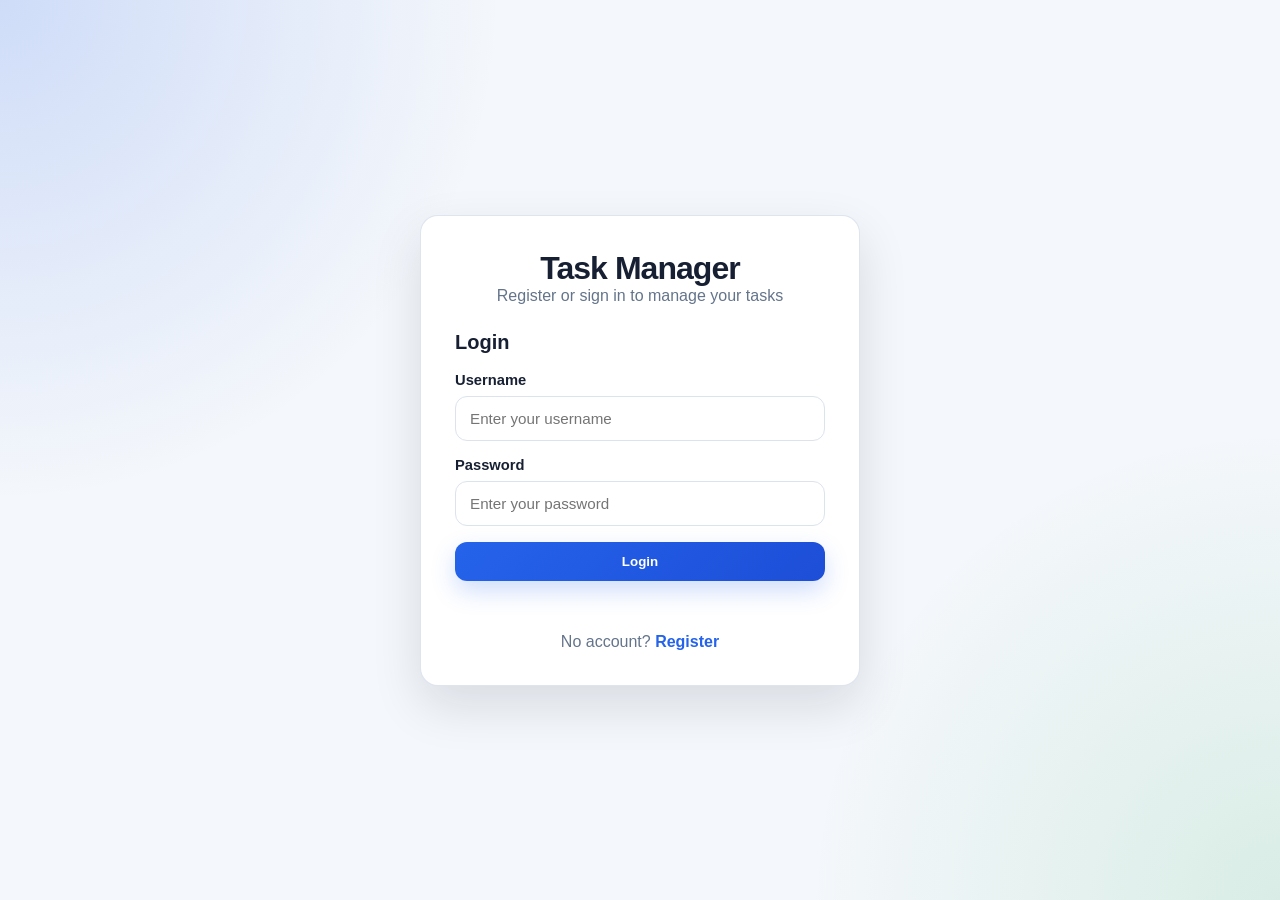
<file: index.html>
<!DOCTYPE html>
<html lang="en">
<head>
    <meta charset="UTF-8">
    <meta name="viewport" content="width=device-width, initial-scale=1.0">
    <title>Task Manager - Login/Register</title>
    <link rel="stylesheet" href="styles.css">
</head>
<body>
    <div class="auth-container">
        <div class="auth-box">
            <div class="auth-header">
                <h1>Task Manager</h1>
                <p>Register or sign in to manage your tasks</p>
            </div>

            <form id="loginForm" class="auth-form active">
                <h2>Login</h2>
                <div class="form-group">
                    <label for="loginUsername">Username</label>
                    <input id="loginUsername" type="text" placeholder="Enter your username" required>
                </div>
                <div class="form-group">
                    <label for="loginPassword">Password</label>
                    <input id="loginPassword" type="password" placeholder="Enter your password" required>
                </div>
                <button type="submit" class="btn btn-primary">Login</button>
                <div id="loginMessage" class="form-message"></div>
                <p class="switch-text">No account? <a href="#" onclick="toggleForms(); return false;">Register</a></p>
            </form>

            <form id="registerForm" class="auth-form">
                <h2>Register</h2>
                <div class="form-group">
                    <label for="registerUsername">Username</label>
                    <input id="registerUsername" type="text" placeholder="Choose a username" required>
                </div>
                <div class="form-group">
                    <label for="registerPassword">Password</label>
                    <input id="registerPassword" type="password" placeholder="Create a password" required>
                </div>
                <div class="form-group">
                    <label for="confirmPassword">Confirm Password</label>
                    <input id="confirmPassword" type="password" placeholder="Confirm your password" required>
                </div>
                <button type="submit" class="btn btn-primary">Register</button>
                <div id="registerMessage" class="form-message"></div>
                <p class="switch-text">Already have an account? <a href="#" onclick="toggleForms(); return false;">Login</a></p>
            </form>
        </div>
    </div>

    <script src="api.js"></script>
    <script src="auth.js"></script>
</body>
</html>
</file>
<file: styles.css>
* {
    box-sizing: border-box;
    margin: 0;
    padding: 0;
}

:root {
    --bg: #f4f7fb;
    --panel: #ffffff;
    --text: #172033;
    --muted: #64748b;
    --primary: #2563eb;
    --primary-dark: #1d4ed8;
    --border: #dbe3ee;
    --success: #16a34a;
    --danger: #dc2626;
    --warning: #f59e0b;
    --shadow: 0 20px 50px rgba(15, 23, 42, 0.12);
    --radius: 18px;
}

body {
    font-family: "Segoe UI", Tahoma, sans-serif;
    background:
        radial-gradient(circle at top left, rgba(37, 99, 235, 0.18), transparent 32%),
        radial-gradient(circle at bottom right, rgba(22, 163, 74, 0.12), transparent 30%),
        var(--bg);
    color: var(--text);
    min-height: 100vh;
}

.auth-container {
    min-height: 100vh;
    display: grid;
    place-items: center;
    padding: 24px;
}

.auth-box,
.panel,
.modal-content {
    background: var(--panel);
    border: 1px solid rgba(219, 227, 238, 0.9);
    box-shadow: var(--shadow);
    border-radius: var(--radius);
}

.auth-box {
    width: min(100%, 440px);
    padding: 34px;
}

.auth-header {
    margin-bottom: 26px;
    text-align: center;
}

.auth-header h1,
.navbar h1 {
    font-size: 2rem;
    letter-spacing: -0.03em;
}

.auth-header p,
.switch-text,
#userDisplay,
.empty-state,
.loading-spinner p {
    color: var(--muted);
}

.auth-form {
    display: none;
}

.auth-form.active {
    display: block;
}

.auth-form h2,
.panel h2,
.modal-header h3 {
    margin-bottom: 18px;
    font-size: 1.25rem;
}

.form-group {
    margin-bottom: 16px;
}

.form-group label {
    display: block;
    margin-bottom: 8px;
    font-size: 0.92rem;
    font-weight: 600;
}

.form-group input {
    width: 100%;
    padding: 13px 14px;
    border: 1.5px solid var(--border);
    border-radius: 12px;
    background: #fff;
    color: var(--text);
    font-size: 0.95rem;
    outline: none;
    transition: border-color 0.2s, box-shadow 0.2s, transform 0.15s;
}

.form-group input:focus {
    border-color: var(--primary);
    box-shadow: 0 0 0 4px rgba(37, 99, 235, 0.12);
}

.btn {
    border: 0;
    border-radius: 12px;
    padding: 12px 18px;
    font-weight: 700;
    cursor: pointer;
    transition: transform 0.18s ease, background 0.18s ease, box-shadow 0.18s ease;
}

.btn:hover {
    transform: translateY(-1px);
}

.btn-primary {
    width: 100%;
    background: linear-gradient(135deg, var(--primary), var(--primary-dark));
    color: #fff;
    box-shadow: 0 10px 24px rgba(37, 99, 235, 0.22);
}

.btn-secondary {
    background: #eef2ff;
    color: #1e3a8a;
}

.form-message {
    margin-top: 14px;
    font-size: 0.92rem;
    min-height: 20px;
}

.form-message.success {
    color: var(--success);
}

.form-message.error {
    color: var(--danger);
}

.switch-text {
    margin-top: 18px;
    text-align: center;
}

.switch-text a {
    color: var(--primary);
    font-weight: 700;
    text-decoration: none;
}

.navbar {
    position: sticky;
    top: 0;
    z-index: 10;
    backdrop-filter: blur(10px);
    background: rgba(244, 247, 251, 0.85);
    border-bottom: 1px solid rgba(219, 227, 238, 0.8);
}

.navbar-container {
    max-width: 1120px;
    margin: 0 auto;
    padding: 18px 24px;
    display: flex;
    justify-content: space-between;
    align-items: center;
    gap: 16px;
}

.navbar-actions {
    display: flex;
    align-items: center;
    gap: 12px;
}

.dashboard-container {
    max-width: 1120px;
    margin: 0 auto;
    padding: 28px 24px 48px;
    display: grid;
    gap: 24px;
    grid-template-columns: 320px 1fr;
}

.panel {
    padding: 26px;
}

.add-task-section {
    position: sticky;
    top: 92px;
    align-self: start;
}

.section-header {
    display: flex;
    justify-content: space-between;
    align-items: start;
    gap: 16px;
    margin-bottom: 18px;
}

.filters {
    display: flex;
    gap: 8px;
    flex-wrap: wrap;
}

.filter-btn {
    border: 1px solid var(--border);
    background: #fff;
    color: var(--muted);
    border-radius: 999px;
    padding: 9px 14px;
    font-weight: 700;
    cursor: pointer;
}

.filter-btn.active {
    background: #111827;
    color: #fff;
    border-color: #111827;
}

.tasks-list {
    display: grid;
    gap: 12px;
}

.task-item {
    display: flex;
    align-items: flex-start;
    gap: 14px;
    padding: 16px;
    border: 1px solid var(--border);
    border-radius: 16px;
    background: linear-gradient(180deg, #fff, #fbfdff);
}

.task-item.completed {
    opacity: 0.72;
}

.task-checkbox {
    margin-top: 4px;
    transform: scale(1.15);
    accent-color: var(--success);
}

.task-content {
    flex: 1;
    min-width: 0;
}

.task-text {
    font-weight: 650;
    word-break: break-word;
}

.task-item.completed .task-text {
    text-decoration: line-through;
    color: var(--muted);
}

.task-date {
    margin-top: 6px;
    font-size: 0.82rem;
    color: var(--muted);
}

.task-actions {
    display: flex;
    gap: 8px;
}

.btn-edit,
.btn-danger {
    border: 0;
    color: #fff;
    border-radius: 10px;
    padding: 9px 12px;
    font-weight: 700;
    cursor: pointer;
}

.btn-edit {
    background: var(--warning);
}

.btn-danger {
    background: var(--danger);
}

.loading-spinner {
    display: grid;
    place-items: center;
    gap: 10px;
    padding: 24px 0;
}

.hidden {
    display: none !important;
}

.spinner {
    width: 34px;
    height: 34px;
    border-radius: 50%;
    border: 4px solid rgba(37, 99, 235, 0.15);
    border-top-color: var(--primary);
    animation: spin 0.9s linear infinite;
}

@keyframes spin {
    to { transform: rotate(360deg); }
}

.modal {
    position: fixed;
    inset: 0;
    background: rgba(15, 23, 42, 0.5);
    display: grid;
    place-items: center;
    padding: 24px;
    z-index: 50;
}

.modal-content {
    width: min(100%, 520px);
    overflow: hidden;
}

.modal-header,
.modal-body,
.modal-footer {
    padding: 20px 22px;
}

.modal-header,
.modal-footer {
    border-bottom: 1px solid var(--border);
}

.modal-footer {
    border-bottom: 0;
    display: flex;
    justify-content: flex-end;
    gap: 10px;
}

.modal-header {
    display: flex;
    justify-content: space-between;
    align-items: center;
}

.modal-close {
    background: transparent;
    border: 0;
    font-size: 1.8rem;
    line-height: 1;
    cursor: pointer;
    color: var(--muted);
}

.empty-state {
    padding: 24px 0;
    text-align: center;
}

@media (max-width: 900px) {
    .dashboard-container {
        grid-template-columns: 1fr;
    }

    .add-task-section {
        position: static;
    }
}

@media (max-width: 640px) {
    .auth-box,
    .panel {
        padding: 22px;
    }

    .navbar-container {
        flex-direction: column;
        align-items: flex-start;
    }

    .section-header {
        flex-direction: column;
    }

    .task-item {
        flex-direction: column;
    }

    .task-actions {
        width: 100%;
    }

    .btn-edit,
    .btn-danger {
        flex: 1;
    }
}
</file>
